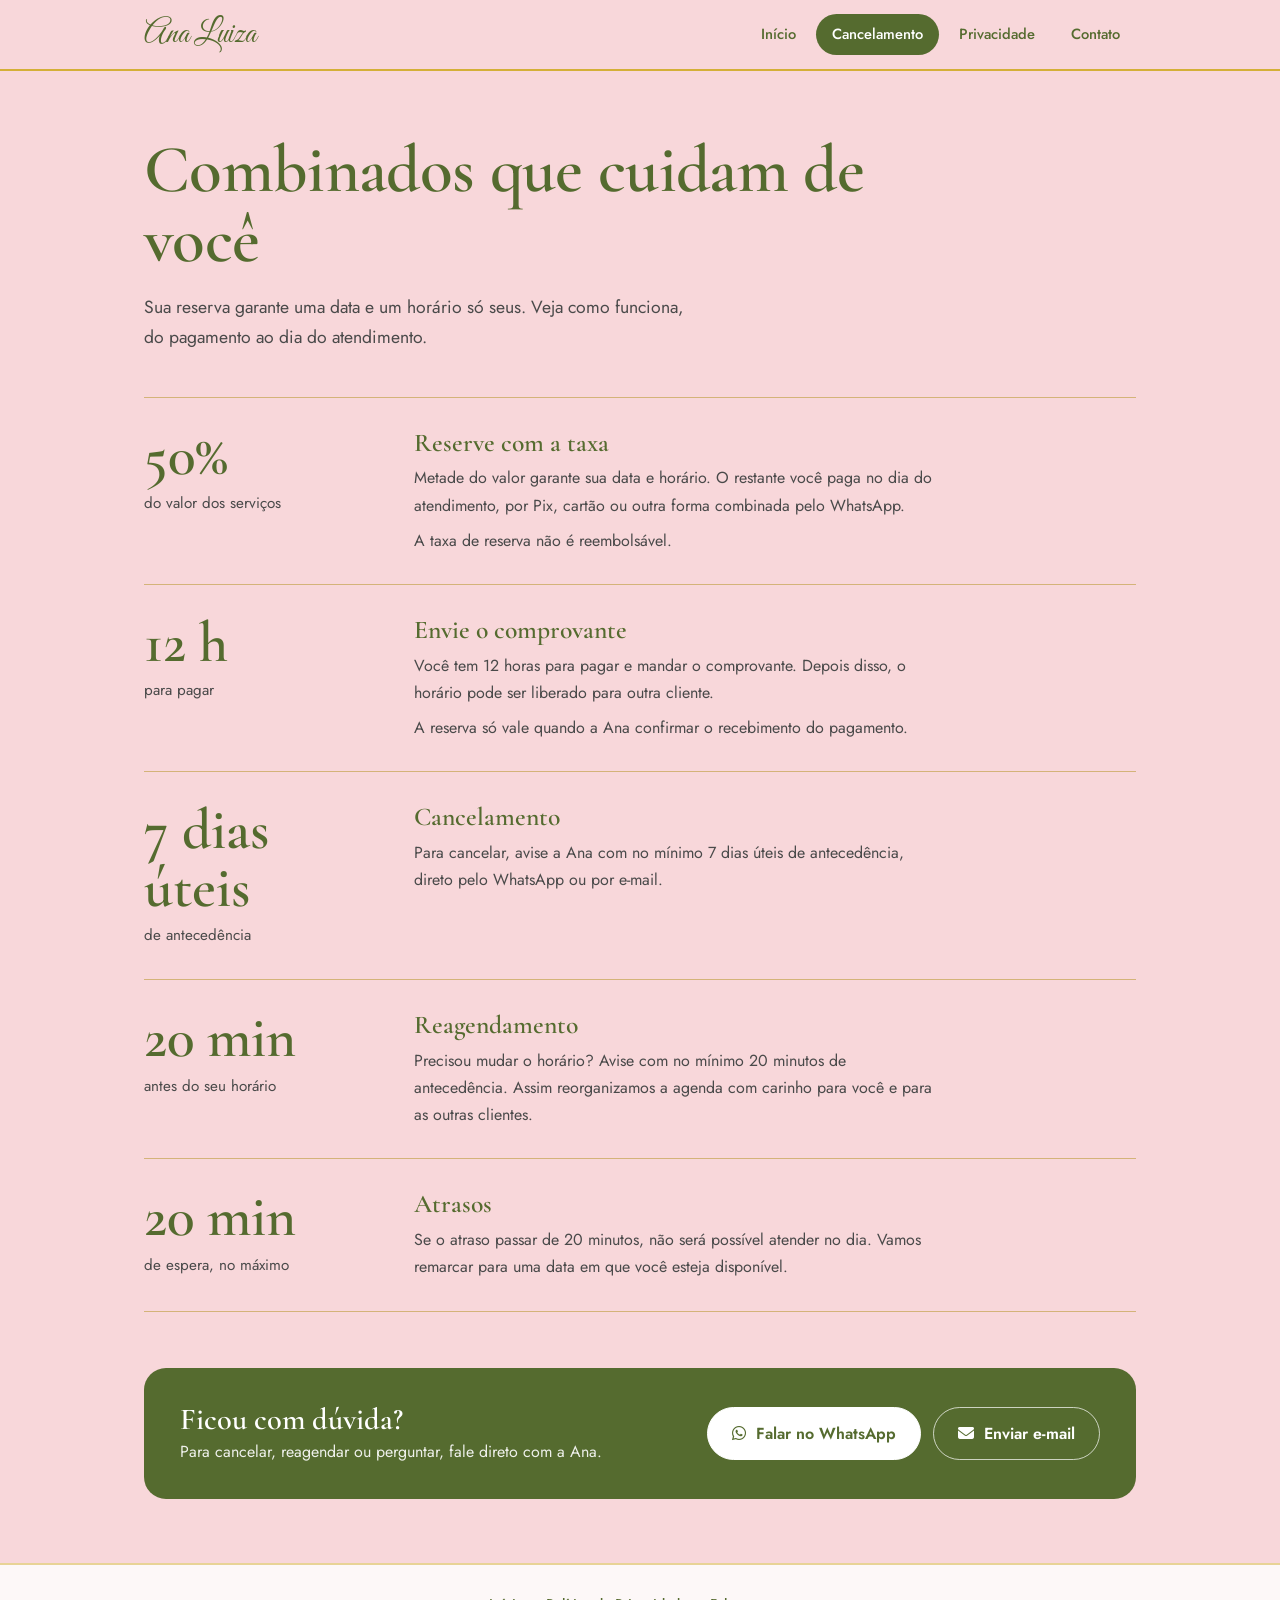
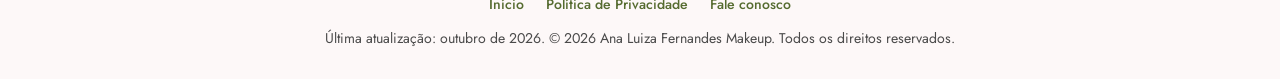
<file: cancelamento.html>
<!DOCTYPE html>
<html lang="pt-BR">
<head>
<meta charset="UTF-8">
<meta name="viewport" content="width=device-width, initial-scale=1.0">
<title>Política de Cancelamento — Ana Luiza Fernandes Makeup</title>
<link rel="icon" href="favicon.png" type="image/png">
<link href="https://fonts.googleapis.com/css2?family=Great+Vibes&family=Cormorant+Garamond:wght@400;600&family=Jost:wght@400;500;600&display=swap" rel="stylesheet">
<link rel="stylesheet" href="https://cdnjs.cloudflare.com/ajax/libs/font-awesome/6.5.2/css/all.min.css">
<link rel="stylesheet" href="paginas.css">
</head>
<body>
<header class="topo"><div class="wrap">
  <a class="logo" href="index.html">Ana Luiza</a>
  <nav class="menu" aria-label="Páginas">
    <a href="index.html">Início</a>
    <a href="cancelamento.html" aria-current="page">Cancelamento</a>
    <a href="privacidade.html">Privacidade</a>
    <a href="contato.html">Contato</a>
  </nav>
</div></header>

<main class="wrap">
  <div class="abertura">
    <h1>Combinados que cuidam de você</h1>
    <p>Sua reserva garante uma data e um horário só seus. Veja como funciona, do pagamento ao dia do atendimento.</p>
  </div>

  <ol class="linha">
    <li>
      <div><b>50%</b><small>do valor dos serviços</small></div>
      <div>
        <h2>Reserve com a taxa</h2>
        <p>Metade do valor garante sua data e horário. O restante você paga no dia do atendimento, por Pix, cartão ou outra forma combinada pelo WhatsApp.</p>
        <p>A taxa de reserva não é reembolsável.</p>
      </div>
    </li>
    <li>
      <div><b>12 h</b><small>para pagar</small></div>
      <div>
        <h2>Envie o comprovante</h2>
        <p>Você tem 12 horas para pagar e mandar o comprovante. Depois disso, o horário pode ser liberado para outra cliente.</p>
        <p>A reserva só vale quando a Ana confirmar o recebimento do pagamento.</p>
      </div>
    </li>
    <li>
      <div><b>7 dias úteis</b><small>de antecedência</small></div>
      <div>
        <h2>Cancelamento</h2>
        <p>Para cancelar, avise a Ana com no mínimo 7 dias úteis de antecedência, direto pelo WhatsApp ou por e-mail.</p>
      </div>
    </li>
    <li>
      <div><b>20 min</b><small>antes do seu horário</small></div>
      <div>
        <h2>Reagendamento</h2>
        <p>Precisou mudar o horário? Avise com no mínimo 20 minutos de antecedência. Assim reorganizamos a agenda com carinho para você e para as outras clientes.</p>
      </div>
    </li>
    <li>
      <div><b>20 min</b><small>de espera, no máximo</small></div>
      <div>
        <h2>Atrasos</h2>
        <p>Se o atraso passar de 20 minutos, não será possível atender no dia. Vamos remarcar para uma data em que você esteja disponível.</p>
      </div>
    </li>
  </ol>

  <section class="duvida">
    <div>
      <h2>Ficou com dúvida?</h2>
      <p>Para cancelar, reagendar ou perguntar, fale direto com a Ana.</p>
    </div>
    <div class="acoes">
      <a class="btn claro" href="https://wa.me/5546999401775" target="_blank" rel="noopener"><i class="fa-brands fa-whatsapp"></i> Falar no WhatsApp</a>
      <a class="btn contorno" href="mailto:anafernandesmakeup01@gmail.com"><i class="fa-solid fa-envelope"></i> Enviar e-mail</a>
    </div>
  </section>
</main>

<footer class="rodape"><div class="wrap">
  <nav aria-label="Rodapé">
    <a href="index.html">Início</a>
    <a href="privacidade.html">Política de Privacidade</a>
    <a href="contato.html">Fale conosco</a>
  </nav>
  <p>Última atualização: outubro de 2026. &copy; 2026 Ana Luiza Fernandes Makeup. Todos os direitos reservados.</p>
</div></footer>
</body>
</html>
</file>
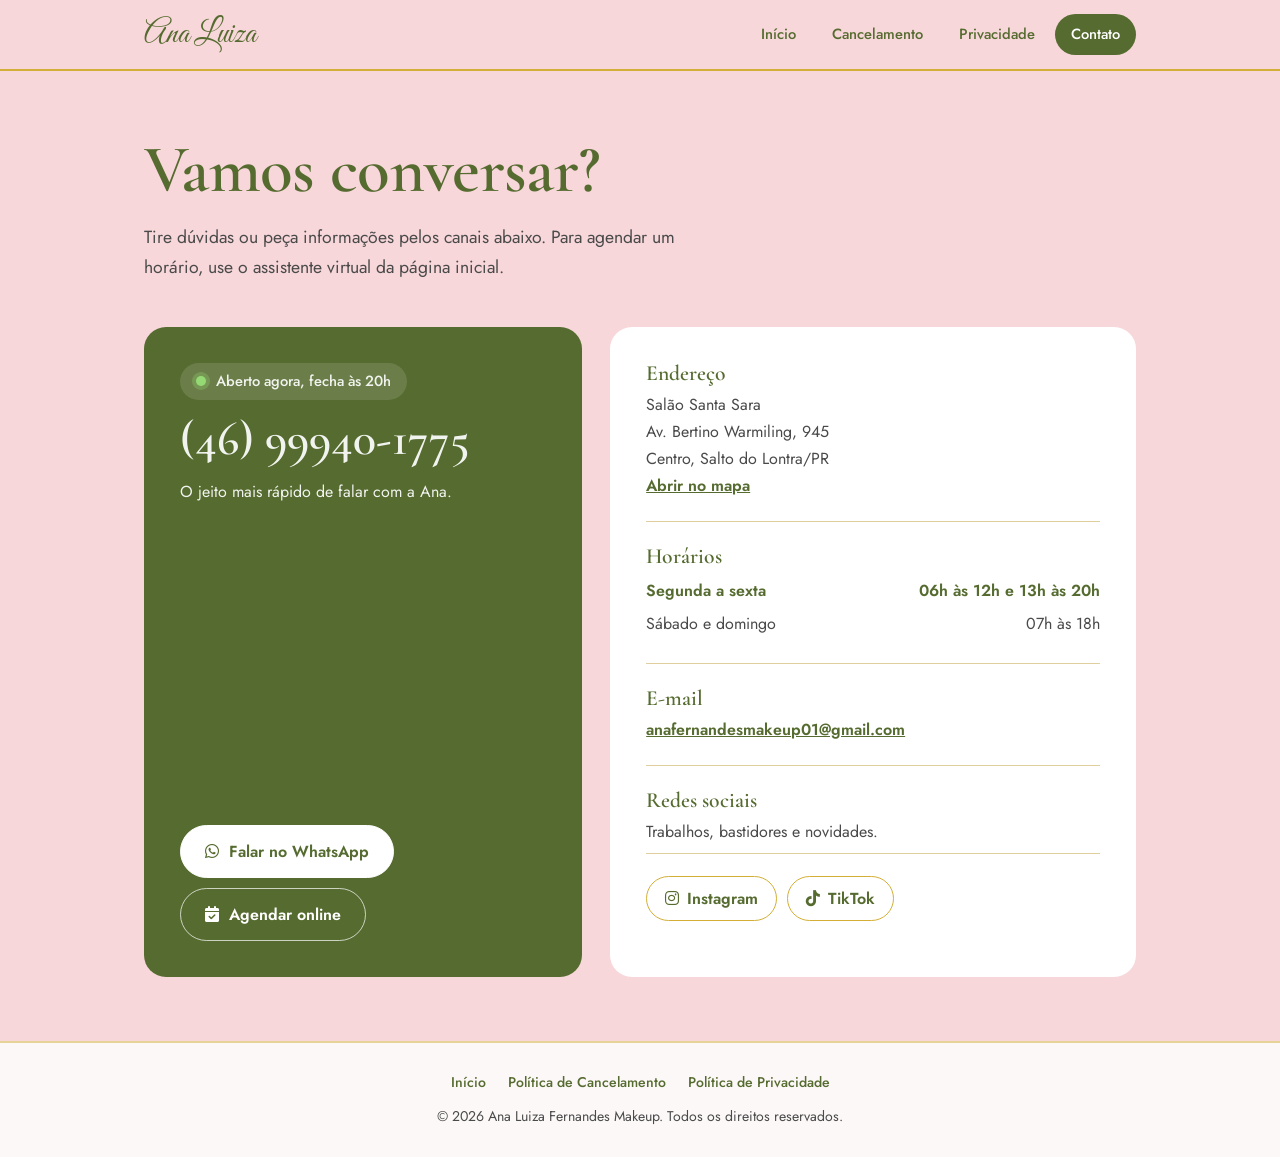
<file: contato.html>
<!DOCTYPE html>
<html lang="pt-BR">
<head>
<meta charset="UTF-8">
<meta name="viewport" content="width=device-width, initial-scale=1.0">
<title>Fale Conosco — Ana Luiza Fernandes Makeup</title>
<link rel="icon" href="favicon.png" type="image/png">
<link href="https://fonts.googleapis.com/css2?family=Great+Vibes&family=Cormorant+Garamond:wght@400;600&family=Jost:wght@400;500;600&display=swap" rel="stylesheet">
<link rel="stylesheet" href="https://cdnjs.cloudflare.com/ajax/libs/font-awesome/6.5.2/css/all.min.css">
<link rel="stylesheet" href="paginas.css">
</head>
<body>
<header class="topo"><div class="wrap">
  <a class="logo" href="index.html">Ana Luiza</a>
  <nav class="menu" aria-label="Páginas">
    <a href="index.html">Início</a>
    <a href="cancelamento.html">Cancelamento</a>
    <a href="privacidade.html">Privacidade</a>
    <a href="contato.html" aria-current="page">Contato</a>
  </nav>
</div></header>

<main class="wrap">
  <div class="abertura">
    <h1>Vamos conversar?</h1>
    <p>Tire dúvidas ou peça informações pelos canais abaixo. Para agendar um horário, use o assistente virtual da página inicial.</p>
  </div>

  <div class="contato">
    <section class="zap">
      <p class="status" id="status" role="status">Confira os horários ao lado.</p>
      <p class="tel">(46) 99940-1775</p>
      <p>O jeito mais rápido de falar com a Ana.</p>
      <div class="acoes">
        <a class="btn claro" href="https://wa.me/5546999401775" target="_blank" rel="noopener"><i class="fa-brands fa-whatsapp"></i> Falar no WhatsApp</a>
        <a class="btn contorno" href="index.html#chat"><i class="fa-solid fa-calendar-check"></i> Agendar online</a>
      </div>
    </section>

    <section class="info">
      <div>
        <h2>Endereço</h2>
        <p>Salão Santa Sara<br>Av. Bertino Warmiling, 945<br>Centro, Salto do Lontra/PR</p>
        <p><a href="https://www.google.com/maps?q=Av.%20Bertino%20Warmiling,%20945%20-%20Centro,%20Salto%20do%20Lontra%20-%20PR" target="_blank" rel="noopener">Abrir no mapa</a></p>
      </div>
      <div class="horas">
        <h2>Horários</h2>
        <p data-g="semana"><span>Segunda a sexta</span><span>06h às 12h e 13h às 20h</span></p>
        <p data-g="fim"><span>Sábado e domingo</span><span>07h às 18h</span></p>
      </div>
      <div>
        <h2>E-mail</h2>
        <p><a href="mailto:anafernandesmakeup01@gmail.com">anafernandesmakeup01@gmail.com</a></p>
      </div>
      <div>
        <h2>Redes sociais</h2>
        <p>Trabalhos, bastidores e novidades.</p>
        <div class="redes">
          <a href="https://www.instagram.com/analuizafernandesmakeup" target="_blank" rel="noopener"><i class="fa-brands fa-instagram"></i> Instagram</a>
          <a href="https://www.tiktok.com/@anafernandesmakeup01" target="_blank" rel="noopener"><i class="fa-brands fa-tiktok"></i> TikTok</a>
        </div>
      </div>
    </section>
  </div>
</main>

<footer class="rodape"><div class="wrap">
  <nav aria-label="Rodapé">
    <a href="index.html">Início</a>
    <a href="cancelamento.html">Política de Cancelamento</a>
    <a href="privacidade.html">Política de Privacidade</a>
  </nav>
  <p>&copy; 2026 Ana Luiza Fernandes Makeup. Todos os direitos reservados.</p>
</div></footer>

<script>
// Horários em minutos desde 00:00. Dias: 0 = domingo ... 6 = sábado.
const SEMANA = [[360,720],[780,1200]], FIM = [[420,1080]];
const faixas = d => (d === 0 || d === 6) ? FIM : SEMANA;
const hh = m => String(Math.floor(m/60)).padStart(2,'0') + 'h';

const p = Object.fromEntries(new Intl.DateTimeFormat('en-US', {
  timeZone:'America/Sao_Paulo', weekday:'short', hour:'numeric', minute:'numeric', hourCycle:'h23'
}).formatToParts(new Date()).map(x => [x.type, x.value]));
const dia = ['Sun','Mon','Tue','Wed','Thu','Fri','Sat'].indexOf(p.weekday);
const agora = (+p.hour) * 60 + (+p.minute);

document.querySelector(`[data-g="${dia === 0 || dia === 6 ? 'fim' : 'semana'}"]`).classList.add('hoje');

const st = document.getElementById('status');
const aberta = faixas(dia).find(([a,b]) => agora >= a && agora < b);
if (aberta) {
  st.textContent = 'Aberto agora, fecha às ' + hh(aberta[1]);
  st.classList.add('aberto');
} else {
  const prox = faixas(dia).find(([a]) => a > agora);
  st.textContent = prox
    ? 'Fechado agora, abre hoje às ' + hh(prox[0])
    : 'Fechado agora, abre amanhã às ' + hh(faixas((dia + 1) % 7)[0][0]);
}
</script>
</body>
</html>
</file>
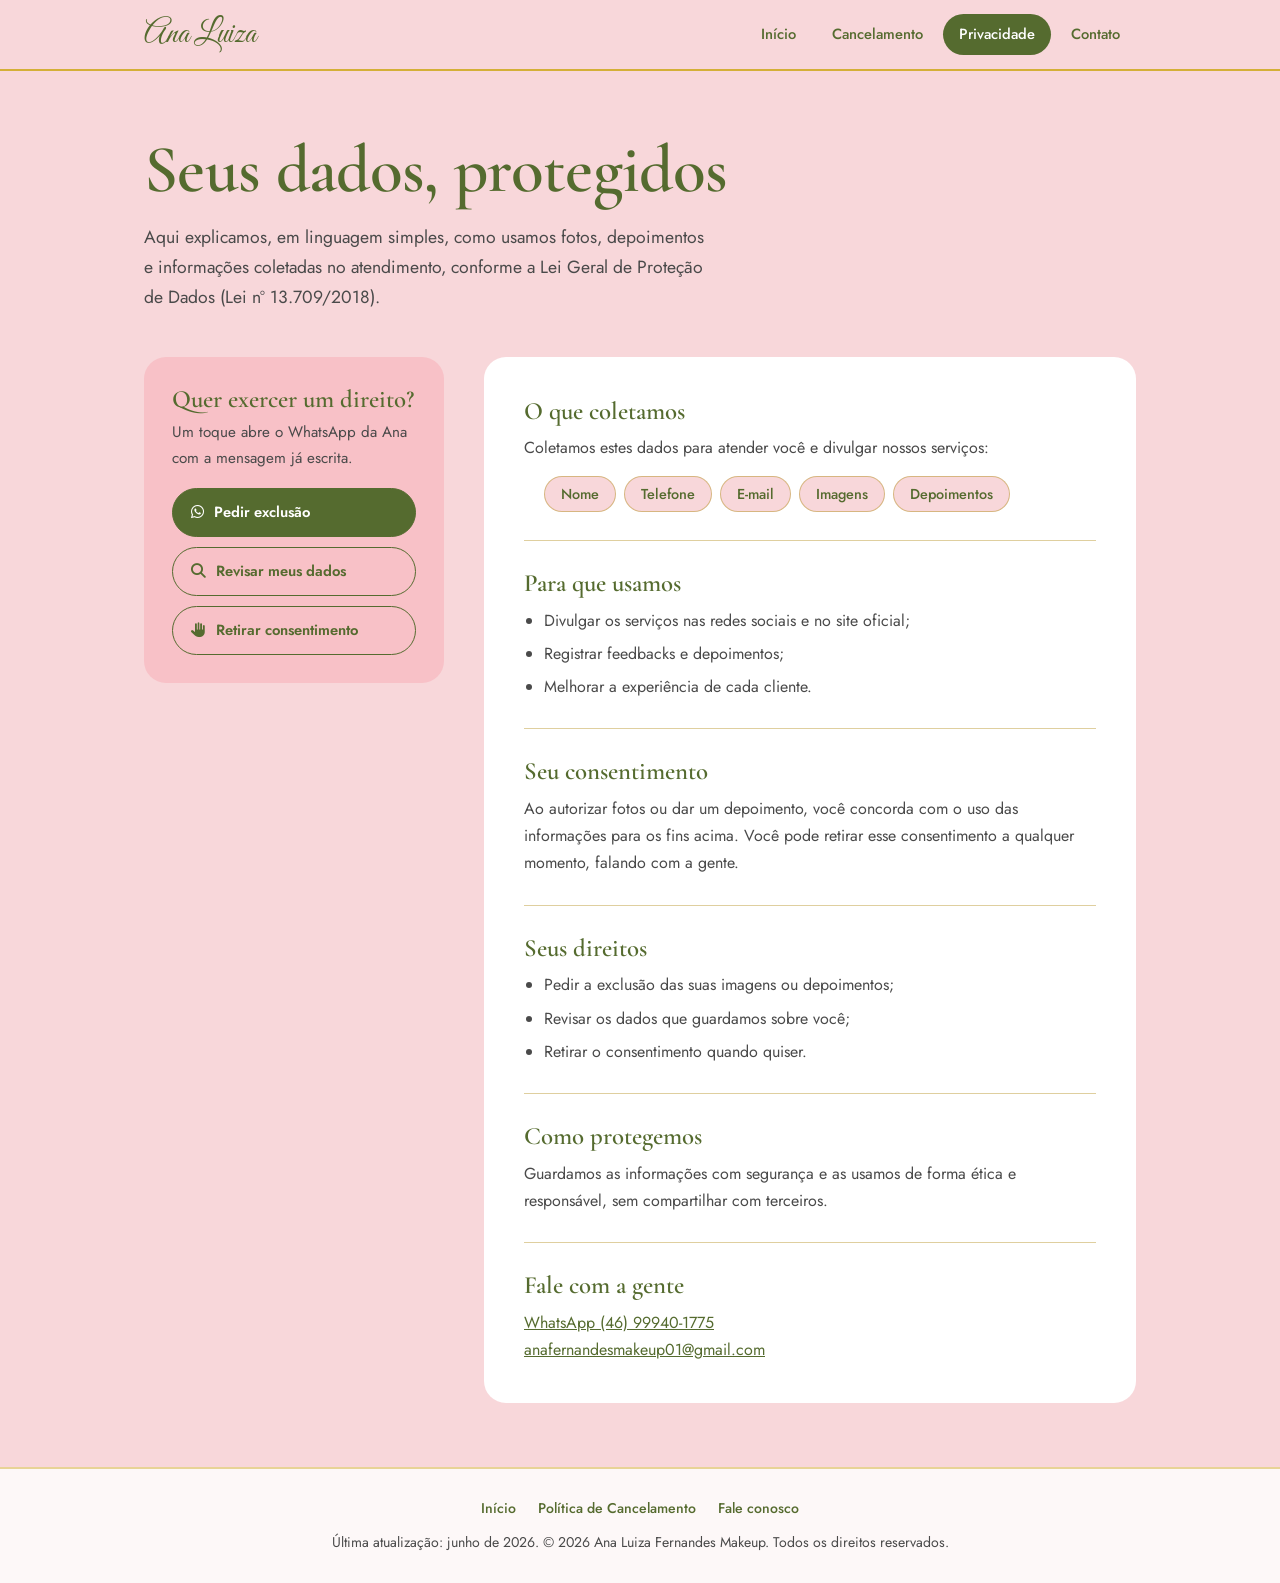
<file: privacidade.html>
<!DOCTYPE html>
<html lang="pt-BR">
<head>
<meta charset="UTF-8">
<meta name="viewport" content="width=device-width, initial-scale=1.0">
<title>Política de Privacidade — Ana Luiza Fernandes Makeup</title>
<link rel="icon" href="favicon.png" type="image/png">
<link href="https://fonts.googleapis.com/css2?family=Great+Vibes&family=Cormorant+Garamond:wght@400;600&family=Jost:wght@400;500;600&display=swap" rel="stylesheet">
<link rel="stylesheet" href="https://cdnjs.cloudflare.com/ajax/libs/font-awesome/6.5.2/css/all.min.css">
<link rel="stylesheet" href="paginas.css">
</head>
<body>
<header class="topo"><div class="wrap">
  <a class="logo" href="index.html">Ana Luiza</a>
  <nav class="menu" aria-label="Páginas">
    <a href="index.html">Início</a>
    <a href="cancelamento.html">Cancelamento</a>
    <a href="privacidade.html" aria-current="page">Privacidade</a>
    <a href="contato.html">Contato</a>
  </nav>
</div></header>

<main class="wrap">
  <div class="abertura">
    <h1>Seus dados, protegidos</h1>
    <p>Aqui explicamos, em linguagem simples, como usamos fotos, depoimentos e informações coletadas no atendimento, conforme a Lei Geral de Proteção de Dados (Lei nº 13.709/2018).</p>
  </div>

  <div class="duas">
    <aside class="lado">
      <h2>Quer exercer um direito?</h2>
      <p>Um toque abre o WhatsApp da Ana com a mensagem já escrita.</p>
      <a class="btn" href="https://wa.me/5546999401775?text=Ol%C3%A1%2C%20Ana!%20Quero%20pedir%20a%20exclus%C3%A3o%20das%20minhas%20imagens%20ou%20depoimento." target="_blank" rel="noopener"><i class="fa-brands fa-whatsapp"></i> Pedir exclusão</a>
      <a class="btn contorno" href="https://wa.me/5546999401775?text=Ol%C3%A1%2C%20Ana!%20Quero%20revisar%20os%20dados%20que%20voc%C3%AA%20guarda%20sobre%20mim." target="_blank" rel="noopener"><i class="fa-solid fa-magnifying-glass"></i> Revisar meus dados</a>
      <a class="btn contorno" href="https://wa.me/5546999401775?text=Ol%C3%A1%2C%20Ana!%20Quero%20retirar%20meu%20consentimento%20de%20uso%20de%20imagens%20e%20depoimentos." target="_blank" rel="noopener"><i class="fa-solid fa-hand"></i> Retirar consentimento</a>
    </aside>

    <article class="folha">
      <section>
        <h2>O que coletamos</h2>
        <p>Coletamos estes dados para atender você e divulgar nossos serviços:</p>
        <ul class="chips">
          <li>Nome</li><li>Telefone</li><li>E-mail</li><li>Imagens</li><li>Depoimentos</li>
        </ul>
      </section>
      <section>
        <h2>Para que usamos</h2>
        <ul>
          <li>Divulgar os serviços nas redes sociais e no site oficial;</li>
          <li>Registrar feedbacks e depoimentos;</li>
          <li>Melhorar a experiência de cada cliente.</li>
        </ul>
      </section>
      <section>
        <h2>Seu consentimento</h2>
        <p>Ao autorizar fotos ou dar um depoimento, você concorda com o uso das informações para os fins acima. Você pode retirar esse consentimento a qualquer momento, falando com a gente.</p>
      </section>
      <section>
        <h2>Seus direitos</h2>
        <ul>
          <li>Pedir a exclusão das suas imagens ou depoimentos;</li>
          <li>Revisar os dados que guardamos sobre você;</li>
          <li>Retirar o consentimento quando quiser.</li>
        </ul>
      </section>
      <section>
        <h2>Como protegemos</h2>
        <p>Guardamos as informações com segurança e as usamos de forma ética e responsável, sem compartilhar com terceiros.</p>
      </section>
      <section>
        <h2>Fale com a gente</h2>
        <p><a href="https://wa.me/5546999401775" target="_blank" rel="noopener">WhatsApp (46) 99940-1775</a></p>
        <p><a href="mailto:anafernandesmakeup01@gmail.com">anafernandesmakeup01@gmail.com</a></p>
      </section>
    </article>
  </div>
</main>

<footer class="rodape"><div class="wrap">
  <nav aria-label="Rodapé">
    <a href="index.html">Início</a>
    <a href="cancelamento.html">Política de Cancelamento</a>
    <a href="contato.html">Fale conosco</a>
  </nav>
  <p>Última atualização: junho de 2026. &copy; 2026 Ana Luiza Fernandes Makeup. Todos os direitos reservados.</p>
</div></footer>
</body>
</html>
</file>
<file: paginas.css>
:root{--rosa:#f8d7da;--rosa-med:#f8c1c7;--ouro:#d4af37;--ouro-dk:#b8952b;--verde:#556b2f;--verde-dk:#3f5122;--off:#fdf8f8;--txt:#333;--soft:#4a4a4a;
--display:'Cormorant Garamond',Georgia,serif;--corpo:'Jost',Arial,sans-serif;--script:'Great Vibes',cursive}
*{box-sizing:border-box;margin:0;padding:0}
html{scroll-behavior:smooth}
body{font:400 1rem/1.7 var(--corpo);color:var(--txt);background:var(--rosa)}
a{color:var(--verde)}
:focus-visible{outline:3px solid var(--verde);outline-offset:3px}
.wrap{max-width:1040px;margin:0 auto;padding:0 24px}

/* topo */
.topo{border-bottom:2px solid var(--ouro)}
.topo .wrap{display:flex;align-items:center;justify-content:space-between;gap:12px 24px;flex-wrap:wrap;padding-top:14px;padding-bottom:14px}
.logo{font:2rem/1 var(--script);color:var(--verde);text-decoration:none}
.menu{display:flex;flex-wrap:wrap;gap:4px}
.menu a{padding:8px 16px;border-radius:50px;text-decoration:none;font-weight:500;font-size:.92rem;transition:background .25s}
.menu a:hover{background:var(--rosa-med)}
.menu a[aria-current]{background:var(--verde);color:#fff}

/* abertura */
.abertura{padding:64px 0 44px;max-width:720px}
.abertura h1{font:600 clamp(2.5rem,7vw,4.2rem)/1.04 var(--display);color:var(--verde);letter-spacing:-.01em}
.abertura p{margin-top:18px;font-size:1.1rem;color:var(--soft);max-width:560px}

/* botões */
.btn{display:inline-flex;align-items:center;gap:10px;padding:12px 24px;border-radius:50px;background:var(--verde);color:#fff;text-decoration:none;font-weight:600;border:1px solid var(--verde);transition:background .25s,transform .25s}
.btn:hover{background:var(--verde-dk);transform:translateY(-2px)}
.btn.claro{background:#fff;color:var(--verde);border-color:#fff}
.btn.claro:hover{background:var(--rosa)}
.btn.contorno{background:transparent;color:var(--verde);border-color:var(--verde)}
.btn.contorno:hover{background:#fff}

/* cancelamento: regras em ordem, com o número em destaque */
.linha{list-style:none;margin-bottom:56px}
.linha li{display:grid;grid-template-columns:230px 1fr;gap:12px 40px;padding:30px 0;border-top:1px solid rgba(184,149,43,.55);align-items:start}
.linha li:last-child{border-bottom:1px solid rgba(184,149,43,.55)}
.linha b{display:block;font:600 clamp(2.6rem,6vw,3.6rem)/1 var(--display);color:var(--verde)}
.linha small{display:block;margin-top:6px;font-size:.95rem;color:var(--soft)}
.linha h2{font:600 1.6rem/1.2 var(--display);color:var(--verde);margin-bottom:6px}
.linha p{max-width:520px;color:var(--soft)}
.linha p+p{margin-top:8px}

/* faixa de dúvida e rodapé */
.duvida{background:var(--verde);color:#fff;border-radius:22px;padding:34px 36px;margin-bottom:64px;display:flex;flex-wrap:wrap;align-items:center;justify-content:space-between;gap:20px}
.duvida h2{font:600 1.9rem/1.2 var(--display)}
.duvida p{opacity:.9}
.duvida .acoes{display:flex;flex-wrap:wrap;gap:12px}
.duvida .btn.contorno{color:#fff;border-color:rgba(255,255,255,.7)}
.duvida .btn.contorno:hover{background:rgba(255,255,255,.14)}
.rodape{background:var(--off);border-top:2px solid rgba(212,175,55,.5);padding:28px 0;text-align:center;font-size:.88rem;color:var(--soft)}
.rodape nav{display:flex;justify-content:center;flex-wrap:wrap;gap:6px 22px;margin-bottom:10px}
.rodape a{text-decoration:none;font-weight:500}
.rodape a:hover{text-decoration:underline}

/* privacidade */
.duas{display:grid;grid-template-columns:300px 1fr;gap:40px;align-items:start;margin-bottom:64px}
.lado{position:sticky;top:24px;background:var(--rosa-med);border-radius:22px;padding:28px}
.lado h2{font:600 1.55rem/1.2 var(--display);color:var(--verde);margin-bottom:6px}
.lado p{font-size:.95rem;color:var(--soft);margin-bottom:16px}
.lado .btn{display:flex;width:100%;margin-top:10px;font-size:.92rem;padding:11px 18px}
.folha{background:#fff;border-radius:22px;padding:12px 40px}
.folha section{padding:28px 0;border-top:1px solid rgba(184,149,43,.45)}
.folha section:first-child{border-top:0}
.folha h2{font:600 1.55rem/1.2 var(--display);color:var(--verde);margin-bottom:8px}
.folha p,.folha li{color:var(--soft);max-width:600px}
.folha ul{padding-left:20px}
.folha li{margin-top:6px}
.chips{display:flex;flex-wrap:wrap;gap:8px;margin-top:14px;list-style:none;padding:0}
.chips li{margin:0;background:var(--rosa);border:1px solid rgba(184,149,43,.5);border-radius:50px;padding:5px 16px;font-size:.9rem;color:var(--verde);font-weight:500}
.data{margin-top:8px;font-size:.88rem;color:var(--soft)}

/* contato */
.contato{display:grid;grid-template-columns:minmax(0,5fr) minmax(0,6fr);gap:28px;margin-bottom:64px;align-items:stretch}
.zap{background:var(--verde);color:#fff;border-radius:22px;padding:36px;display:flex;flex-direction:column;gap:14px}
.status{align-self:flex-start;display:inline-flex;align-items:center;gap:10px;background:rgba(255,255,255,.14);border-radius:50px;padding:6px 16px;font-size:.92rem;font-weight:500}
.status::before{content:"";width:10px;height:10px;border-radius:50%;background:#c9c9c9}
.status.aberto::before{background:#9be37a;box-shadow:0 0 0 4px rgba(155,227,122,.28)}
.zap .tel{font:600 clamp(2.2rem,5vw,3rem)/1.05 var(--display)}
.zap p{opacity:.92;max-width:340px}
.zap .acoes{display:flex;flex-direction:column;gap:10px;margin-top:auto;padding-top:14px;align-items:flex-start}
.zap .btn.contorno{color:#fff;border-color:rgba(255,255,255,.7)}
.zap .btn.contorno:hover{background:rgba(255,255,255,.14)}
.info{background:#fff;border-radius:22px;padding:12px 36px}
.info div{padding:22px 0;border-top:1px solid rgba(184,149,43,.45)}
.info div:first-child{border-top:0}
.info h2{font:600 1.35rem/1.2 var(--display);color:var(--verde);margin-bottom:4px}
.info p,.info a{color:var(--soft)}
.info a{font-weight:600;color:var(--verde)}
.horas p{display:flex;justify-content:space-between;gap:16px;padding:3px 0;flex-wrap:wrap}
.horas .hoje{color:var(--verde);font-weight:600}
.redes{display:flex;flex-wrap:wrap;gap:10px;margin-top:8px}
.redes a{display:inline-flex;align-items:center;gap:8px;padding:8px 18px;border-radius:50px;border:1px solid var(--ouro);text-decoration:none;transition:background .25s}
.redes a:hover{background:var(--rosa)}

@media(max-width:820px){
.linha li{grid-template-columns:1fr}
.duas,.contato{grid-template-columns:1fr}
.lado{position:static}
.folha,.info{padding:8px 24px}
.zap,.duvida{padding:28px 24px}
.abertura{padding:44px 0 32px}
}
@media(prefers-reduced-motion:reduce){*{transition:none!important;scroll-behavior:auto!important}}
</file>
